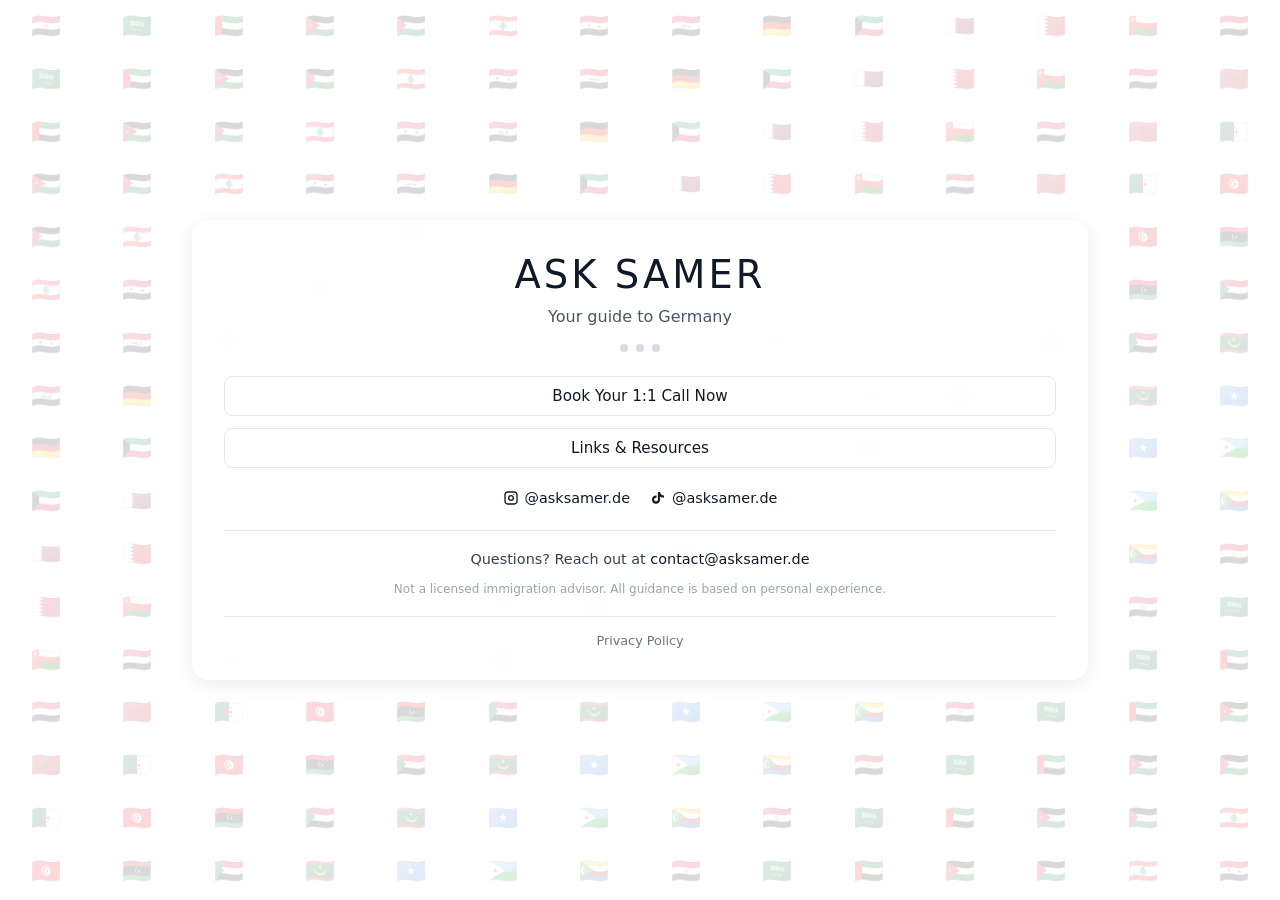
<file: index.html>
<!DOCTYPE html>
<html lang="en">
<head>
  <meta charset="UTF-8" />
  <title>Ask Samer</title>
  <meta name="viewport" content="width=device-width, initial-scale=1" />
  <meta name="description" content="Clear, experience-based guidance in Arabic for studying, working, and building a life in Germany." />
    <!-- Icons -->
  <link rel="icon" type="image/png" sizes="96x96" href="/favicon.png">
  <link rel="icon" type="image/x-icon" href="/favicon.ico">
  <link rel="apple-touch-icon" sizes="180x180" href="/apple-touch-icon.png">
  <link rel="manifest" href="/site.webmanifest">
  <meta name="theme-color" content="#ffffff">
  
  <link rel="stylesheet" href="style.css" />
  <script async src="https://scripts.simpleanalyticscdn.com/latest.js"></script>
</head>

<body class="home">
  <div class="flag-bg"></div>

  <main class="home-card">
    <div class="home-top">
      <h1>Ask Samer</h1>
      <div class="subtitle">Your guide to Germany</div>
    </div>

    <div class="home-middle">
      <div class="dots">
        <div class="dot"></div>
        <div class="dot"></div>
        <div class="dot"></div>
      </div>
    </div>

    <div class="home-bottom">
      <nav class="home-nav">
        <a href="book.html">Book Your 1:1 Call Now</a>
        <a href="links.html">Links & Resources</a>
      </nav>

      <div class="social">
        <a href="https://instagram.com/asksamer.de" target="_blank" rel="noopener noreferrer">
          <svg width="16" height="16" viewBox="0 0 24 24" fill="none"><path fill="currentColor" d="M7 2C4.2 2 2 4.2 2 7v10c0 2.8 2.2 5 5 5h10c2.8 0 5-2.2 5-5V7c0-2.8-2.2-5-5-5H7zm10 2a3 3 0 013 3v10a3 3 0 01-3 3H7a3 3 0 01-3-3V7a3 3 0 013-3h10zm-5 3.5A4.5 4.5 0 1016.5 12 4.51 4.51 0 0012 7.5zm0 7A2.5 2.5 0 1114.5 12 2.5 2.5 0 0112 14.5zm4.75-7.75a.75.75 0 11-.75-.75.75.75 0 01.75.75z"/></svg>
          @asksamer.de
        </a>
        <a href="https://tiktok.com/@asksamer.de" target="_blank" rel="noopener noreferrer">
          <svg width="16" height="16" viewBox="0 0 24 24" fill="currentColor"><path d="M21 8.3c-1.5.1-3-.4-4.1-1.4-1.1-1-1.7-2.4-1.8-3.9h-3.2v11.4c0 1.6-1.3 2.9-2.9 2.9s-2.9-1.3-2.9-2.9 1.3-2.9 2.9-2.9c.3 0 .6 0 .9.1V8.5c-.3 0-.6-.1-.9-.1-3.4 0-6.1 2.7-6.1 6.1S5.6 20.6 9 20.6s6.1-2.7 6.1-6.1V9.6c1.7 1.2 3.7 1.8 5.9 1.8V8.3z"/></svg>
          @asksamer.de
        </a>
      </div>

      <div class="contact">
        Questions? Reach out at <a href="mailto:contact@asksamer.de">contact@asksamer.de</a>
      </div>

      <div class="disclaimer">
        Not a licensed immigration advisor. All guidance is based on personal experience.
      </div>

      <div class="footer-links">
        <a href="privacy.html">Privacy Policy</a>
      </div>
    </div>
  </main>

  <script src="flags.js"></script>
</body>
</html>
</file>
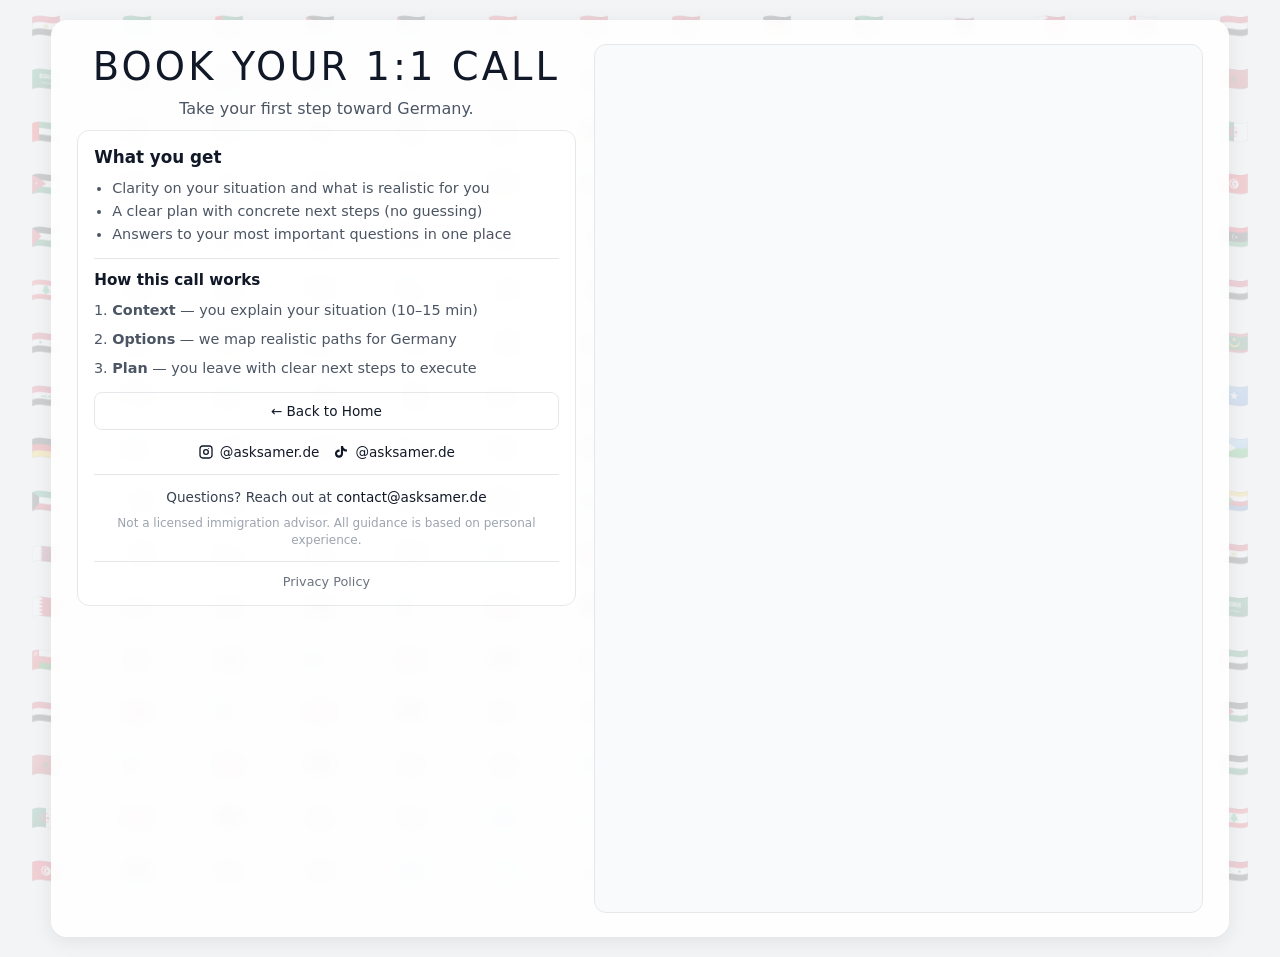
<file: book.html>
<!DOCTYPE html>
<html lang="en">
<head>
  <meta charset="UTF-8" />
  <title>Book a 1:1 Call | Ask Samer</title>
  <meta name="viewport" content="width=device-width, initial-scale=1" />
    <!-- Icons -->
  <link rel="icon" type="image/png" sizes="96x96" href="/favicon.png">
  <link rel="icon" type="image/x-icon" href="/favicon.ico">
  <link rel="apple-touch-icon" sizes="180x180" href="/apple-touch-icon.png">
  <link rel="manifest" href="/site.webmanifest">
  <meta name="theme-color" content="#ffffff">
  <link rel="stylesheet" href="style.css" />

  <!-- Calendly inline widget -->
  <link href="https://assets.calendly.com/assets/external/widget.css" rel="stylesheet" />
  <script src="https://assets.calendly.com/assets/external/widget.js" type="text/javascript" async></script>
  <script async src="https://scripts.simpleanalyticscdn.com/latest.js"></script>
</head>

<body class="book">
  <div class="flag-bg"></div>

  <main class="book-card">
    <div class="booking-grid">

      <!-- LEFT COLUMN -->
      <div class="booking-left">

        <div class="booking-head">
          <h1>Book Your 1:1 Call</h1>
          <div class="subtitle">Take your first step toward Germany.</div>
        </div>

        <div class="booking-info">
          <div class="booking-box">
            <div class="booking-title">What you get</div>
            <ul class="booking-list">
              <li>Clarity on your situation and what is realistic for you</li>
              <li>A clear plan with concrete next steps (no guessing)</li>
              <li>Answers to your most important questions in one place</li>
            </ul>

            <!-- Desktop-only to keep mobile view frozen -->
            <div class="desktop-only">
              <hr class="booking-divider" />

              <div class="booking-title booking-title-sm">How this call works</div>
              <ol class="booking-steps">
                <li><strong>Context</strong> — you explain your situation (10–15 min)</li>
                <li><strong>Options</strong> — we map realistic paths for Germany</li>
                <li><strong>Plan</strong> — you leave with clear next steps to execute</li>
              </ol>
            </div>

            <div class="booking-actions">
              <a href="index.html" class="back-link compact">← Back to Home</a>
            </div>

            <div class="social compact">
              <a href="https://instagram.com/asksamer.de" target="_blank" rel="noopener noreferrer">
                <svg width="16" height="16" viewBox="0 0 24 24" fill="none">
                  <path fill="currentColor" d="M7 2C4.2 2 2 4.2 2 7v10c0 2.8 2.2 5 5 5h10c2.8 0 5-2.2 5-5V7c0-2.8-2.2-5-5-5H7zm10 2a3 3 0 013 3v10a3 3 0 01-3 3H7a3 3 0 01-3-3V7a3 3 0 013-3h10zm-5 3.5A4.5 4.5 0 1016.5 12 4.51 4.51 0 0012 7.5zm0 7A2.5 2.5 0 1114.5 12 2.5 2.5 0 0112 14.5zm4.75-7.75a.75.75 0 11-.75-.75.75.75 0 01.75.75z"/>
                </svg>
                @asksamer.de
              </a>
              <a href="https://tiktok.com/@asksamer.de" target="_blank" rel="noopener noreferrer">
                <svg width="16" height="16" viewBox="0 0 24 24" fill="currentColor">
                  <path d="M21 8.3c-1.5.1-3-.4-4.1-1.4-1.1-1-1.7-2.4-1.8-3.9h-3.2v11.4c0 1.6-1.3 2.9-2.9 2.9s-2.9-1.3-2.9-2.9 1.3-2.9 2.9-2.9c.3 0 .6 0 .9.1V8.5c-.3 0-.6-.1-.9-.1-3.4 0-6.1 2.7-6.1 6.1S5.6 20.6 9 20.6s6.1-2.7 6.1-6.1V9.6c1.7 1.2 3.7 1.8 5.9 1.8V8.3z"/>
                </svg>
                @asksamer.de
              </a>
            </div>

            <div class="contact compact">
              Questions? Reach out at <a href="mailto:contact@asksamer.de">contact@asksamer.de</a>
            </div>

            <div class="disclaimer compact">
              Not a licensed immigration advisor. All guidance is based on personal experience.
            </div>

            <div class="footer-links compact">
              <a href="privacy.html">Privacy Policy</a>
            </div>
          </div>
        </div>
      </div>

      <!-- RIGHT COLUMN (Calendly) -->
      <div class="booking-right">
        <div class="calendly-wrapper">
          <div
            class="calendly-inline-widget"
            data-url="https://calendly.com/asksamer/60min-your-path-to-germany-consultation?hide_gdpr_banner=1"
          ></div>
        </div>
      </div>

    </div>
  </main>

  <script src="flags.js"></script>
</body>
</html>
</file>
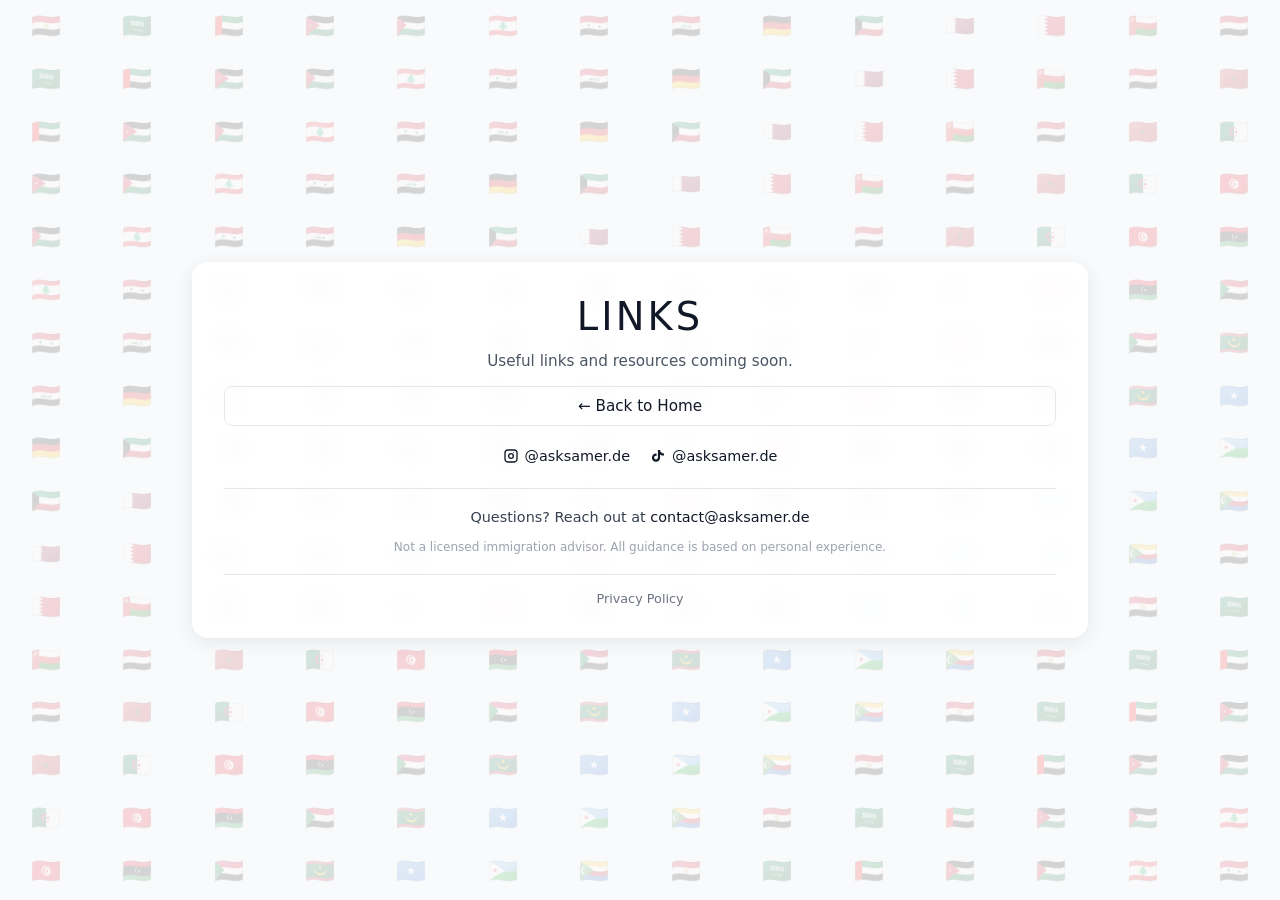
<file: links.html>
<!DOCTYPE html>
<html lang="en">
<head>
  <meta charset="UTF-8" />
  <title>Links | Ask Samer</title>
  <meta name="viewport" content="width=device-width, initial-scale=1" />
    <!-- Icons -->
  <link rel="icon" type="image/png" sizes="96x96" href="/favicon.png">
  <link rel="icon" type="image/x-icon" href="/favicon.ico">
  <link rel="apple-touch-icon" sizes="180x180" href="/apple-touch-icon.png">
  <link rel="manifest" href="/site.webmanifest">
  <meta name="theme-color" content="#ffffff">
  
  <link rel="stylesheet" href="style.css" />
  <script async src="https://scripts.simpleanalyticscdn.com/latest.js"></script>
</head>

<body class="links">
  <div class="flag-bg"></div>

  <main class="links-card">
    <div class="links-top">
      <h1>Links</h1>
    </div>

    <div class="links-middle">
      <div class="coming-soon">
        Useful links and resources coming soon.
      </div>
    </div>

    <div class="links-bottom">
      <nav>
        <a href="index.html">← Back to Home</a>
      </nav>

      <div class="social">
        <a href="https://instagram.com/asksamer.de" target="_blank" rel="noopener noreferrer">
              <svg width="16" height="16" viewBox="0 0 24 24" fill="none"><path fill="currentColor" d="M7 2C4.2 2 2 4.2 2 7v10c0 2.8 2.2 5 5 5h10c2.8 0 5-2.2 5-5V7c0-2.8-2.2-5-5-5H7zm10 2a3 3 0 013 3v10a3 3 0 01-3 3H7a3 3 0 01-3-3V7a3 3 0 013-3h10zm-5 3.5A4.5 4.5 0 1016.5 12 4.51 4.51 0 0012 7.5zm0 7A2.5 2.5 0 1114.5 12 2.5 2.5 0 0112 14.5zm4.75-7.75a.75.75 0 11-.75-.75.75.75 0 01.75.75z"/></svg>
              @asksamer.de
            </a>
        <a href="https://tiktok.com/@asksamer.de" target="_blank" rel="noopener noreferrer">
          <svg width="16" height="16" viewBox="0 0 24 24" fill="currentColor">
            <path d="M21 8.3c-1.5.1-3-.4-4.1-1.4-1.1-1-1.7-2.4-1.8-3.9h-3.2v11.4c0 1.6-1.3 2.9-2.9 2.9s-2.9-1.3-2.9-2.9 1.3-2.9 2.9-2.9c.3 0 .6 0 .9.1V8.5c-.3 0-.6-.1-.9-.1-3.4 0-6.1 2.7-6.1 6.1S5.6 20.6 9 20.6s6.1-2.7 6.1-6.1V9.6c1.7 1.2 3.7 1.8 5.9 1.8V8.3z"/>
          </svg>
          @asksamer.de
        </a>
      </div>

      <div class="contact">
        Questions? Reach out at <a href="mailto:contact@asksamer.de">contact@asksamer.de</a>
      </div>

      <div class="disclaimer">
        Not a licensed immigration advisor. All guidance is based on personal experience.
      </div>

      <div class="footer-links">
        <a href="privacy.html">Privacy Policy</a>
      </div>
    </div>
  </main>

  <script src="flags.js"></script>
</body>
</html>
</file>
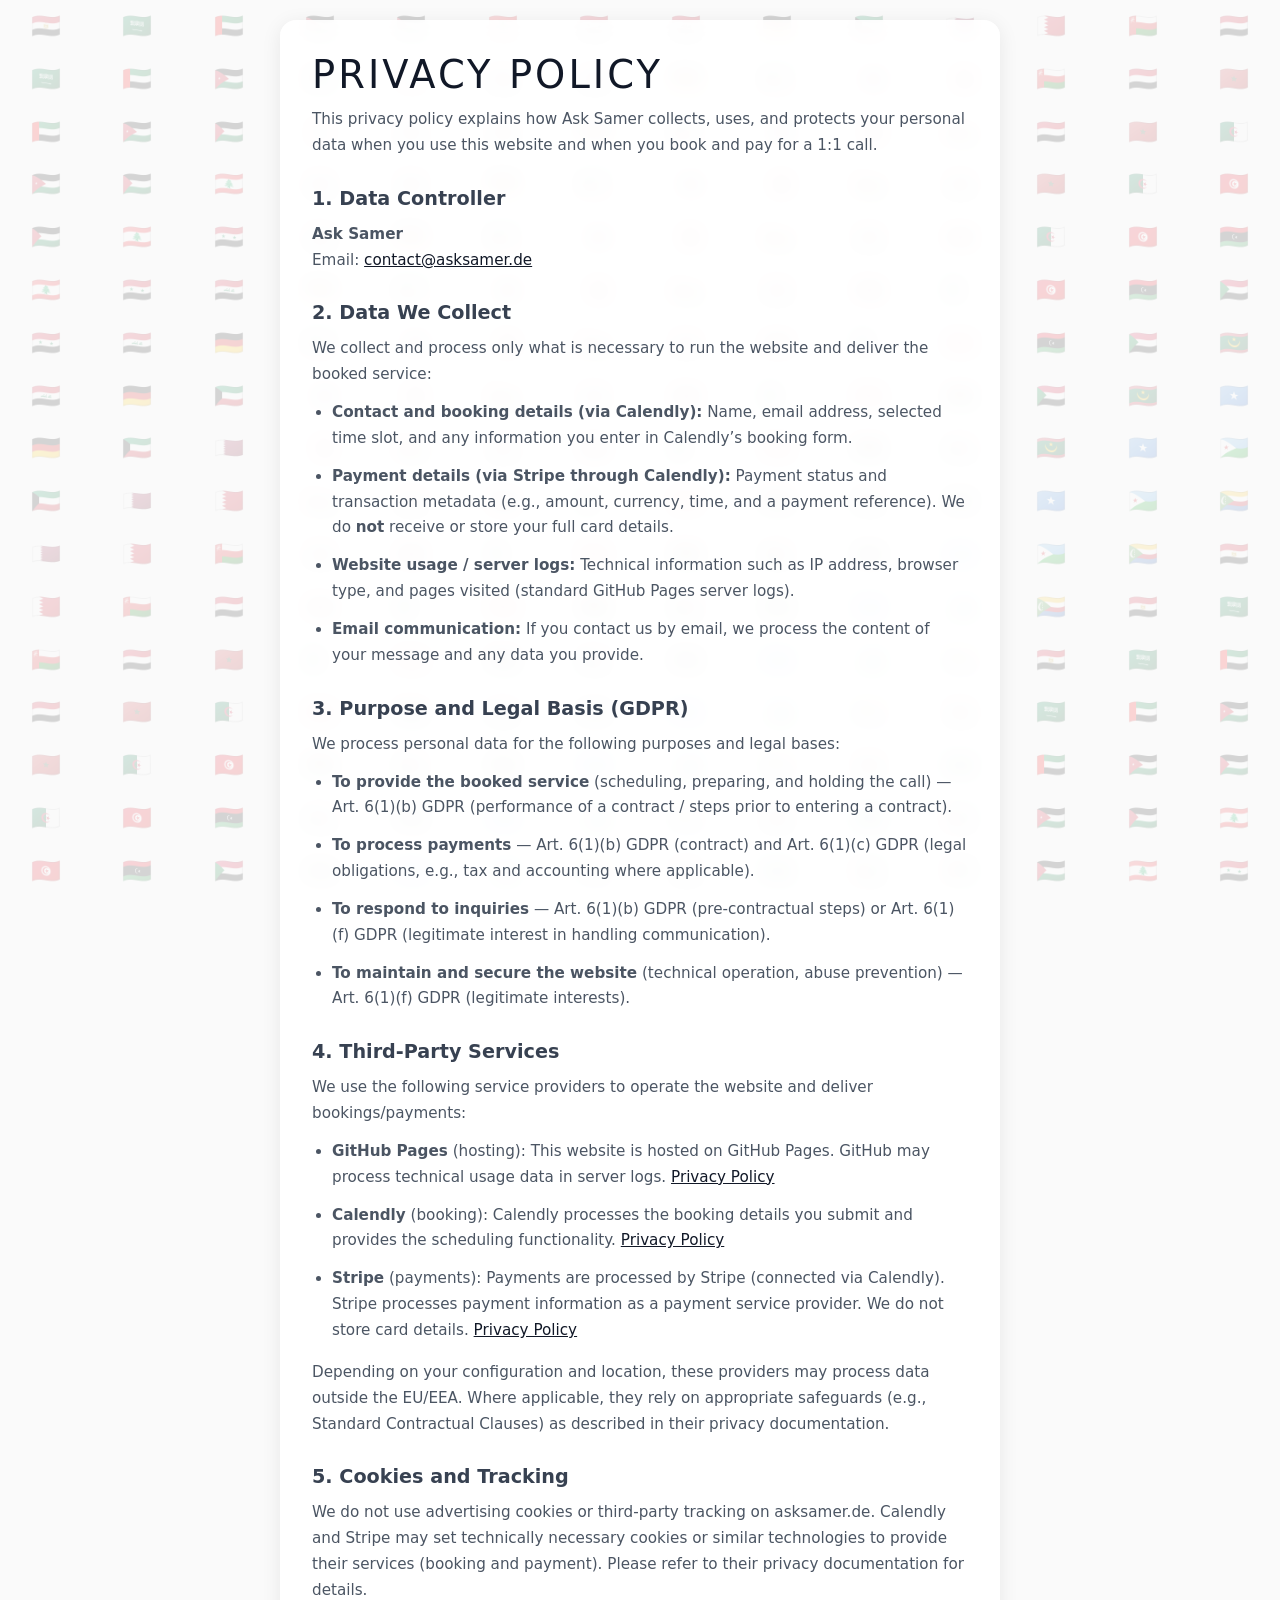
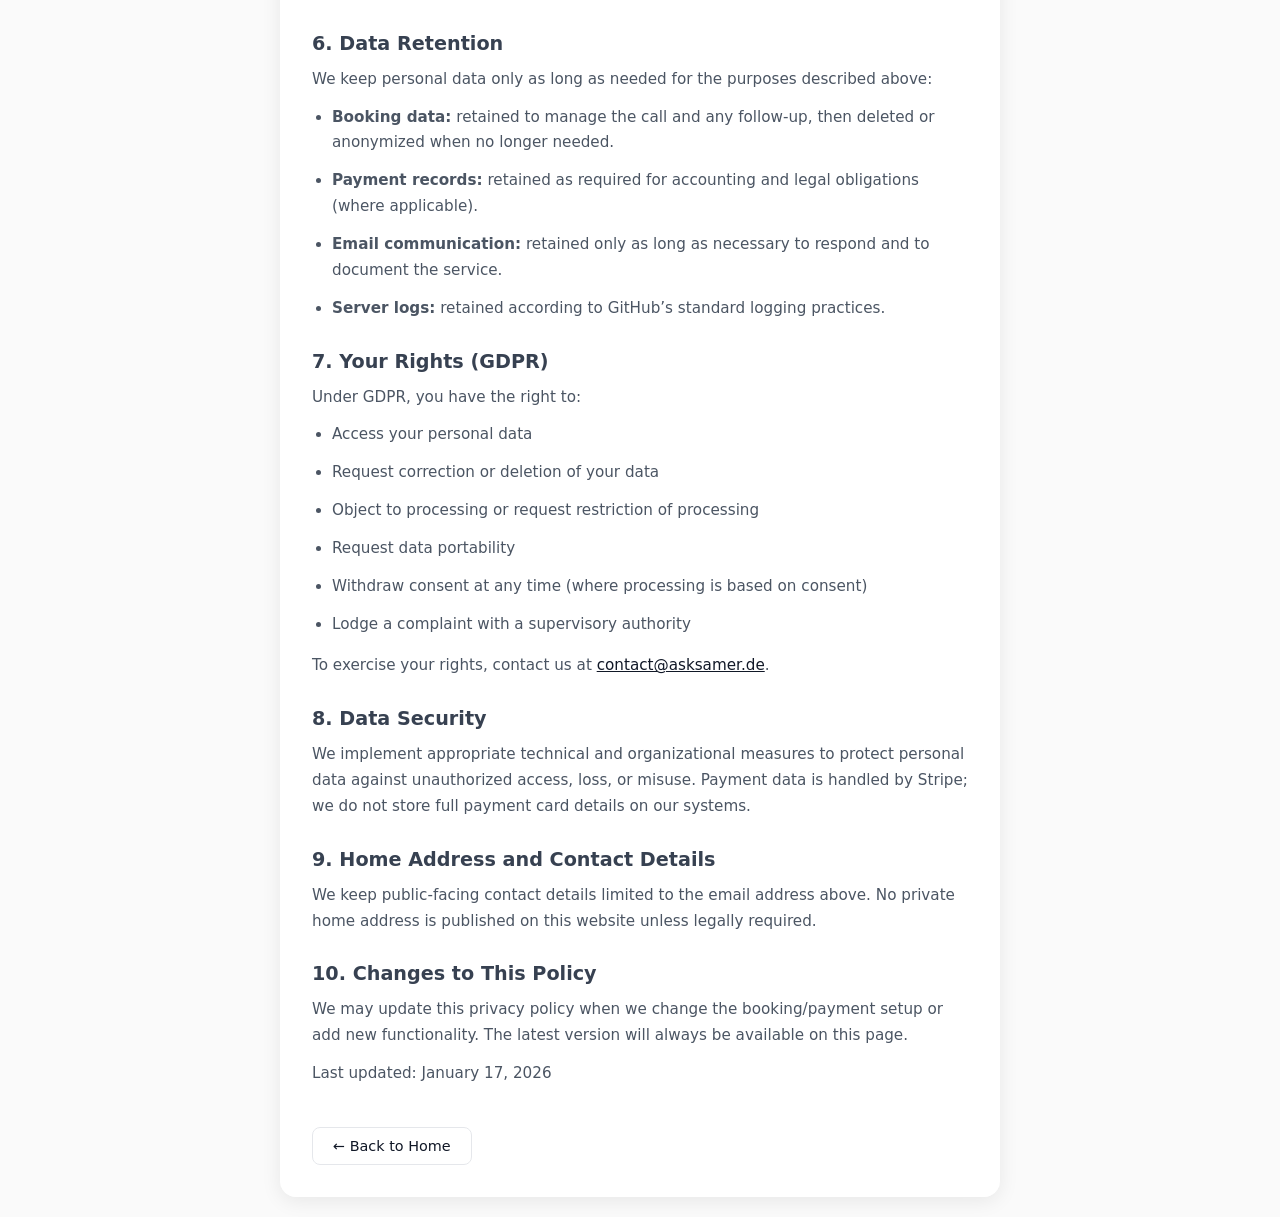
<file: privacy.html>
<!DOCTYPE html>
<html lang="en">
<head>
  <meta charset="UTF-8" />
  <title>Privacy Policy | Ask Samer</title>
  <meta name="viewport" content="width=device-width, initial-scale=1" />
  <meta name="description" content="Privacy policy for Ask Samer." />
  <!-- Icons -->
  <link rel="icon" type="image/png" sizes="96x96" href="/favicon.png">
  <link rel="icon" type="image/x-icon" href="/favicon.ico">
  <link rel="apple-touch-icon" sizes="180x180" href="/apple-touch-icon.png">
  <link rel="manifest" href="/site.webmanifest">
  <meta name="theme-color" content="#ffffff">
  
  <link rel="stylesheet" href="style.css" />
  <script async src="https://scripts.simpleanalyticscdn.com/latest.js"></script>
</head>

<body class="legal">
  <main class="legal-content">
    <h1>Privacy Policy</h1>

    <p>This privacy policy explains how Ask Samer collects, uses, and protects your personal data when you use this website and when you book and pay for a 1:1 call.</p>

    <h2>1. Data Controller</h2>
    <p>
      <strong>Ask Samer</strong><br>
      Email: <a href="mailto:contact@asksamer.de">contact@asksamer.de</a>
    </p>

    <h2>2. Data We Collect</h2>
    <p>We collect and process only what is necessary to run the website and deliver the booked service:</p>
    <ul>
      <li><strong>Contact and booking details (via Calendly):</strong> Name, email address, selected time slot, and any information you enter in Calendly’s booking form.</li>
      <li><strong>Payment details (via Stripe through Calendly):</strong> Payment status and transaction metadata (e.g., amount, currency, time, and a payment reference). We do <strong>not</strong> receive or store your full card details.</li>
      <li><strong>Website usage / server logs:</strong> Technical information such as IP address, browser type, and pages visited (standard GitHub Pages server logs).</li>
      <li><strong>Email communication:</strong> If you contact us by email, we process the content of your message and any data you provide.</li>
    </ul>

    <h2>3. Purpose and Legal Basis (GDPR)</h2>
    <p>We process personal data for the following purposes and legal bases:</p>
    <ul>
      <li><strong>To provide the booked service</strong> (scheduling, preparing, and holding the call) — Art. 6(1)(b) GDPR (performance of a contract / steps prior to entering a contract).</li>
      <li><strong>To process payments</strong> — Art. 6(1)(b) GDPR (contract) and Art. 6(1)(c) GDPR (legal obligations, e.g., tax and accounting where applicable).</li>
      <li><strong>To respond to inquiries</strong> — Art. 6(1)(b) GDPR (pre-contractual steps) or Art. 6(1)(f) GDPR (legitimate interest in handling communication).</li>
      <li><strong>To maintain and secure the website</strong> (technical operation, abuse prevention) — Art. 6(1)(f) GDPR (legitimate interests).</li>
    </ul>

    <h2>4. Third-Party Services</h2>
    <p>We use the following service providers to operate the website and deliver bookings/payments:</p>
    <ul>
      <li><strong>GitHub Pages</strong> (hosting): This website is hosted on GitHub Pages. GitHub may process technical usage data in server logs. <a href="https://docs.github.com/en/site-policy/privacy-policies/github-general-privacy-statement" target="_blank" rel="noopener noreferrer">Privacy Policy</a></li>
      <li><strong>Calendly</strong> (booking): Calendly processes the booking details you submit and provides the scheduling functionality. <a href="https://calendly.com/privacy" target="_blank" rel="noopener noreferrer">Privacy Policy</a></li>
      <li><strong>Stripe</strong> (payments): Payments are processed by Stripe (connected via Calendly). Stripe processes payment information as a payment service provider. We do not store card details. <a href="https://stripe.com/privacy" target="_blank" rel="noopener noreferrer">Privacy Policy</a></li>
    </ul>
    <p>Depending on your configuration and location, these providers may process data outside the EU/EEA. Where applicable, they rely on appropriate safeguards (e.g., Standard Contractual Clauses) as described in their privacy documentation.</p>

    <h2>5. Cookies and Tracking</h2>
    <p>We do not use advertising cookies or third-party tracking on asksamer.de. Calendly and Stripe may set technically necessary cookies or similar technologies to provide their services (booking and payment). Please refer to their privacy documentation for details.</p>

    <h2>6. Data Retention</h2>
    <p>We keep personal data only as long as needed for the purposes described above:</p>
    <ul>
      <li><strong>Booking data:</strong> retained to manage the call and any follow-up, then deleted or anonymized when no longer needed.</li>
      <li><strong>Payment records:</strong> retained as required for accounting and legal obligations (where applicable).</li>
      <li><strong>Email communication:</strong> retained only as long as necessary to respond and to document the service.</li>
      <li><strong>Server logs:</strong> retained according to GitHub’s standard logging practices.</li>
    </ul>

    <h2>7. Your Rights (GDPR)</h2>
    <p>Under GDPR, you have the right to:</p>
    <ul>
      <li>Access your personal data</li>
      <li>Request correction or deletion of your data</li>
      <li>Object to processing or request restriction of processing</li>
      <li>Request data portability</li>
      <li>Withdraw consent at any time (where processing is based on consent)</li>
      <li>Lodge a complaint with a supervisory authority</li>
    </ul>
    <p>To exercise your rights, contact us at <a href="mailto:contact@asksamer.de">contact@asksamer.de</a>.</p>

    <h2>8. Data Security</h2>
    <p>We implement appropriate technical and organizational measures to protect personal data against unauthorized access, loss, or misuse. Payment data is handled by Stripe; we do not store full payment card details on our systems.</p>

    <h2>9. Home Address and Contact Details</h2>
    <p>We keep public-facing contact details limited to the email address above. No private home address is published on this website unless legally required.</p>

    <h2>10. Changes to This Policy</h2>
    <p>We may update this privacy policy when we change the booking/payment setup or add new functionality. The latest version will always be available on this page.</p>

    <p class="last-updated">Last updated: January 17, 2026</p>

    <a href="index.html" class="back-link">← Back to Home</a>
  </main>
  <script src="flags.js"></script>
</body>
</html>
</file>
<file: style.css>
/* GLOBAL RESET */
* {
  box-sizing: border-box;
  margin: 0;
  padding: 0;
}

body {
  font-family: system-ui, -apple-system, BlinkMacSystemFont, "SF Pro Text", sans-serif;
  color: #111827;

  /* Use dynamic viewport height on mobile to avoid “more space on top” */
  min-height: 100svh;

  display: flex;
  align-items: center;
  justify-content: center;
  position: relative;
  padding: 20px;
}

/* FLAG BACKGROUND - VERTICAL COLUMNS (created via flags.js) */
.flag-bg {
  position: fixed;
  inset: 0;
  display: flex;
  flex-direction: row;
  justify-content: space-around;
  z-index: 0;
  pointer-events: none;
  overflow: hidden;
}

.flag-column {
  display: flex;
  flex-direction: column;
  font-size: 24px;
  line-height: 2.2;
  opacity: 0.15;
  white-space: nowrap;
}

.flag-column.up { animation: scrollUp 40s linear infinite; }
.flag-column.down { animation: scrollDown 40s linear infinite; }

@keyframes scrollUp {
  0% { transform: translateY(0); }
  100% { transform: translateY(-50%); }
}

@keyframes scrollDown {
  0% { transform: translateY(-50%); }
  100% { transform: translateY(0); }
}

/* CONTENT CONTAINER */
main {
  position: relative;
  z-index: 2;
  text-align: center;
  padding: 32px;
  max-width: 420px;
  width: 100%;
  background: rgba(255, 255, 255, 0.9);
  border-radius: 16px;
  backdrop-filter: blur(8px);
  box-shadow: 0 4px 20px rgba(0,0,0,0.08);
}

/* wider cards on tablets and up */
@media (min-width: 768px) {
  main { max-width: 520px; }
}

/* ~70% viewport width on desktop */
@media (min-width: 1024px) {
  main { max-width: 70vw; }
}

/* TYPOGRAPHY */
h1 {
  font-size: 2.4rem;
  letter-spacing: 0.08em;
  text-transform: uppercase;
  font-weight: 500;
  margin-bottom: 10px;
}

.subtitle {
  font-size: 1rem;
  color: #4b5563;
  margin-bottom: 18px;
}

/* LINKS PAGE COMING SOON TEXT */
.coming-soon {
  margin-top: 10px;
  font-size: 0.95rem;
  color: #4b5563;
  line-height: 1.6;
  text-align: center;
}

/* DOTS ANIMATION */
.dots {
  display: flex;
  justify-content: center;
  gap: 8px;
  margin-bottom: 24px;
}

.dot {
  width: 8px;
  height: 8px;
  border-radius: 999px;
  background: #9ca3af;
  opacity: 0.4;
  animation: bounce 1.2s infinite ease-in-out;
}

.dot:nth-child(2) { animation-delay: 0.15s; }
.dot:nth-child(3) { animation-delay: 0.3s; }

@keyframes bounce {
  0%, 80%, 100% { transform: translateY(0); opacity: 0.3; }
  40% { transform: translateY(-6px); opacity: 1; }
}

/* NAVIGATION */
nav a {
  display: block;
  margin-top: 12px;
  font-size: 0.95rem;
  color: #111827;
  text-decoration: none;
  font-weight: 500;
  padding: 10px 20px;
  border: 1px solid #e5e7eb;
  border-radius: 8px;
  transition: background-color 0.2s;
}

nav a:hover { background: #f3f4f6; }

/* SOCIAL ICONS */
.social {
  margin-top: 22px;
  display: flex;
  justify-content: center;
  gap: 20px;
}

.social a {
  display: flex;
  align-items: center;
  gap: 6px;
  text-decoration: none;
  color: #111827;
  font-size: 0.9rem;
}

.social a:hover { opacity: 0.7; }

/* compact variants (used in booking box) */
.social.compact {
  margin-top: 14px;
  justify-content: center;
  gap: 14px;
}
.social.compact a { font-size: 0.85rem; }

/* CONTACT SECTION */
.contact {
  margin-top: 24px;
  padding-top: 20px;
  border-top: 1px solid #e5e7eb;
  font-size: 0.9rem;
  color: #374151;
}

.contact a {
  color: #111827;
  text-decoration: none;
  font-weight: 500;
}

.contact a:hover {
  text-decoration: underline;
}

.contact.compact {
  margin-top: 14px;
  padding-top: 14px;
  font-size: 0.85rem;
}

/* DISCLAIMER */
.disclaimer {
  margin-top: 14px;
  font-size: 0.75rem;
  color: #9ca3af;
  line-height: 1.4;
}

.disclaimer.compact { margin-top: 10px; }

/* FOOTER LINKS */
.footer-links {
  margin-top: 18px;
  padding-top: 16px;
  border-top: 1px solid #e5e7eb;
  font-size: 0.8rem;
}

.footer-links a {
  color: #6b7280;
  text-decoration: none;
  margin: 0 8px;
  transition: color 0.2s;
  font-weight: 500;
}

.footer-links a:hover {
  color: #111827;
  text-decoration: underline;
}

.footer-links.compact {
  margin-top: 12px;
  padding-top: 12px;
  text-align: center;
}

/* LEGAL PAGES SPECIFIC */
.legal-content {
  max-width: 720px;
  text-align: left;
}

.legal-content h2 {
  font-size: 1.2rem;
  font-weight: 600;
  margin-top: 28px;
  margin-bottom: 12px;
  color: #374151;
}

.legal-content p,
.legal-content li {
  font-size: 0.95rem;
  line-height: 1.7;
  color: #4b5563;
  margin-bottom: 12px;
}

.legal-content ul {
  margin-left: 20px;
  margin-bottom: 16px;
}

.legal-content a {
  color: #111827;
  text-decoration: underline;
  font-weight: 500;
}

.back-link {
  display: inline-block;
  margin-top: 28px;
  padding: 10px 20px;
  border: 1px solid #e5e7eb;
  border-radius: 8px;
  text-decoration: none !important;
  font-size: 0.9rem;
  transition: background-color 0.2s;
  color: #111827;
  font-weight: 500;
}

.back-link:hover { background: #f3f4f6; }

.back-link.compact {
  margin-top: 0;
  padding: 10px 14px;
  font-size: 0.85rem;
}

/* ---------------------------- */
/* BOOKING PAGE ORDERING RULES  */
/* ---------------------------- */

/* keep booking card narrower by default */
.book-card { max-width: 420px; }

/* Desktop-only helper (keeps mobile frozen) */
@media (max-width: 1023px) {
  .desktop-only { display: none; }
}

/*
MOBILE/TABLET (<=1023px):
Wanted order:
Card 1 (booking-head)
Card 3 (Calendly)
Card 2 (booking-info / what you get)
We achieve this WITHOUT changing HTML by flattening booking-left using display: contents.
*/
.booking-grid {
  display: flex;
  flex-direction: column;
}

@media (max-width: 1023px) {
  .booking-left { display: contents; }      /* flatten children into booking-grid */
  .booking-head { order: 1; }
  .booking-right { order: 2; }             /* Calendly */
  .booking-info { order: 3; }              /* What you get */
}

/* booking columns base */
.booking-left, .booking-right { width: 100%; }

/* Calendly wrapper */
.calendly-wrapper {
  margin-top: 8px;
  border-radius: 12px;
  overflow: hidden;
  border: 1px solid #e5e7eb;
  background: #f9fafb;
}

/* Mobile height (your current phone behavior) */
.calendly-inline-widget {
  min-width: 320px;
  height: 900px;
}

/* Booking info box */
.booking-box {
  margin-top: 14px;
  text-align: left;
  background: rgba(255,255,255,0.55);
  border: 1px solid #e5e7eb;
  border-radius: 12px;
  padding: 14px;
}

/* Center the bottom "contact / disclaimer / footer / social" area inside the booking box */
.booking-box .social,
.booking-box .footer-links,
.booking-box .contact,
.booking-box .disclaimer {
  text-align: center;
}

.booking-box .social {
  justify-content: center;
}

/* unify booking text rhythm */
.booking-title {
  font-size: 1.05rem;
  font-weight: 600;
  color: #111827;
  margin-bottom: 10px;
}

.booking-title-sm {
  font-size: 0.95rem;
  font-weight: 600;
  color: #111827;
  margin-bottom: 10px;
}

.booking-list,
.booking-steps {
  margin-left: 18px;
  margin-bottom: 12px;
  color: #4b5563;
  line-height: 1.6;
  font-size: 0.9rem;
}

.booking-steps li { margin-bottom: 6px; }

.booking-divider {
  border: 0;
  border-top: 1px solid #e5e7eb;
  margin: 12px 0;
}

.booking-note {
  font-size: 0.85rem;
  color: #4b5563;
  line-height: 1.6;
  margin-bottom: 12px;
}


/* Buttons inside booking bottom area should match nav button styling */
.booking-actions a {
  display: block;
  width: 100%;
  text-align: center;
  font-size: 0.95rem;
  color: #111827;
  text-decoration: none;
  font-weight: 500;
  padding: 10px 20px;
  border: 1px solid #e5e7eb;
  border-radius: 8px;
  transition: background-color 0.2s;
  background: transparent;
}
.booking-actions a:hover { background: #f3f4f6; }

/*
DESKTOP (>=1024px):
Wanted layout:
LEFT column: Card 1 then Card 2
RIGHT column: Card 3 (Calendly)
We must "un-flatten" booking-left and force columns explicitly.
*/
@media (min-width: 1024px) {
  body.book main.book-card {
    max-width: min(1200px, 92vw);
    padding: 24px 26px;
    text-align: left;
  }

  body.book .booking-grid {
    display: grid;
    grid-template-columns: 0.9fr 1.1fr; /* left content, right calendly */
    gap: 18px;
    align-items: start; /* fit content */
  }

  /* IMPORTANT: undo mobile flattening */
  body.book .booking-left { display: block; }
  body.book .booking-left,
  body.book .booking-right { width: auto; }

  /* Hard-place columns to prevent Calendly ever jumping left */
  body.book .booking-left { grid-column: 1; }
  body.book .booking-right { grid-column: 2; }

  body.book .booking-head {
    text-align: center;
    margin: 0 0 12px 0;
  }

  body.book .booking-info { margin-top: 0; }

  /* Left box fits content (no forced full height) */
  body.book .booking-box {
    margin-top: 0;
    padding: 16px;
  }

  body.book .calendly-wrapper { margin-top: 0; }

  /* Desktop Calendly height */
  body.book .calendly-inline-widget {
    height: 867px;
  }

  body.book .subtitle { margin-bottom: 0; }
}

/* BACKGROUND COLORS */
body.home { background: #ffffff; }
body.book { background: #f3f4f6; }
body.links { background: #f9fafb; }
body.legal { background: #fafafa; }

/* MOBILE HOME: taller card + top/middle/bottom distribution */
@media (max-width: 480px) {
  body.home main.home-card {
    min-height: 72vh;
    display: flex;
    flex-direction: column;
    justify-content: space-between;
  }

  body.home .home-top { margin-top: 4px; }

  body.home .home-middle {
    flex: 1;
    display: flex;
    align-items: center;
    justify-content: center;
  }

  body.home .home-bottom { margin-bottom: 2px; }

  body.home nav.home-nav {
    margin-bottom: 14px;
  }

  main { padding: 24px 20px; }
  h1 { font-size: 2rem; }
}
</file>
